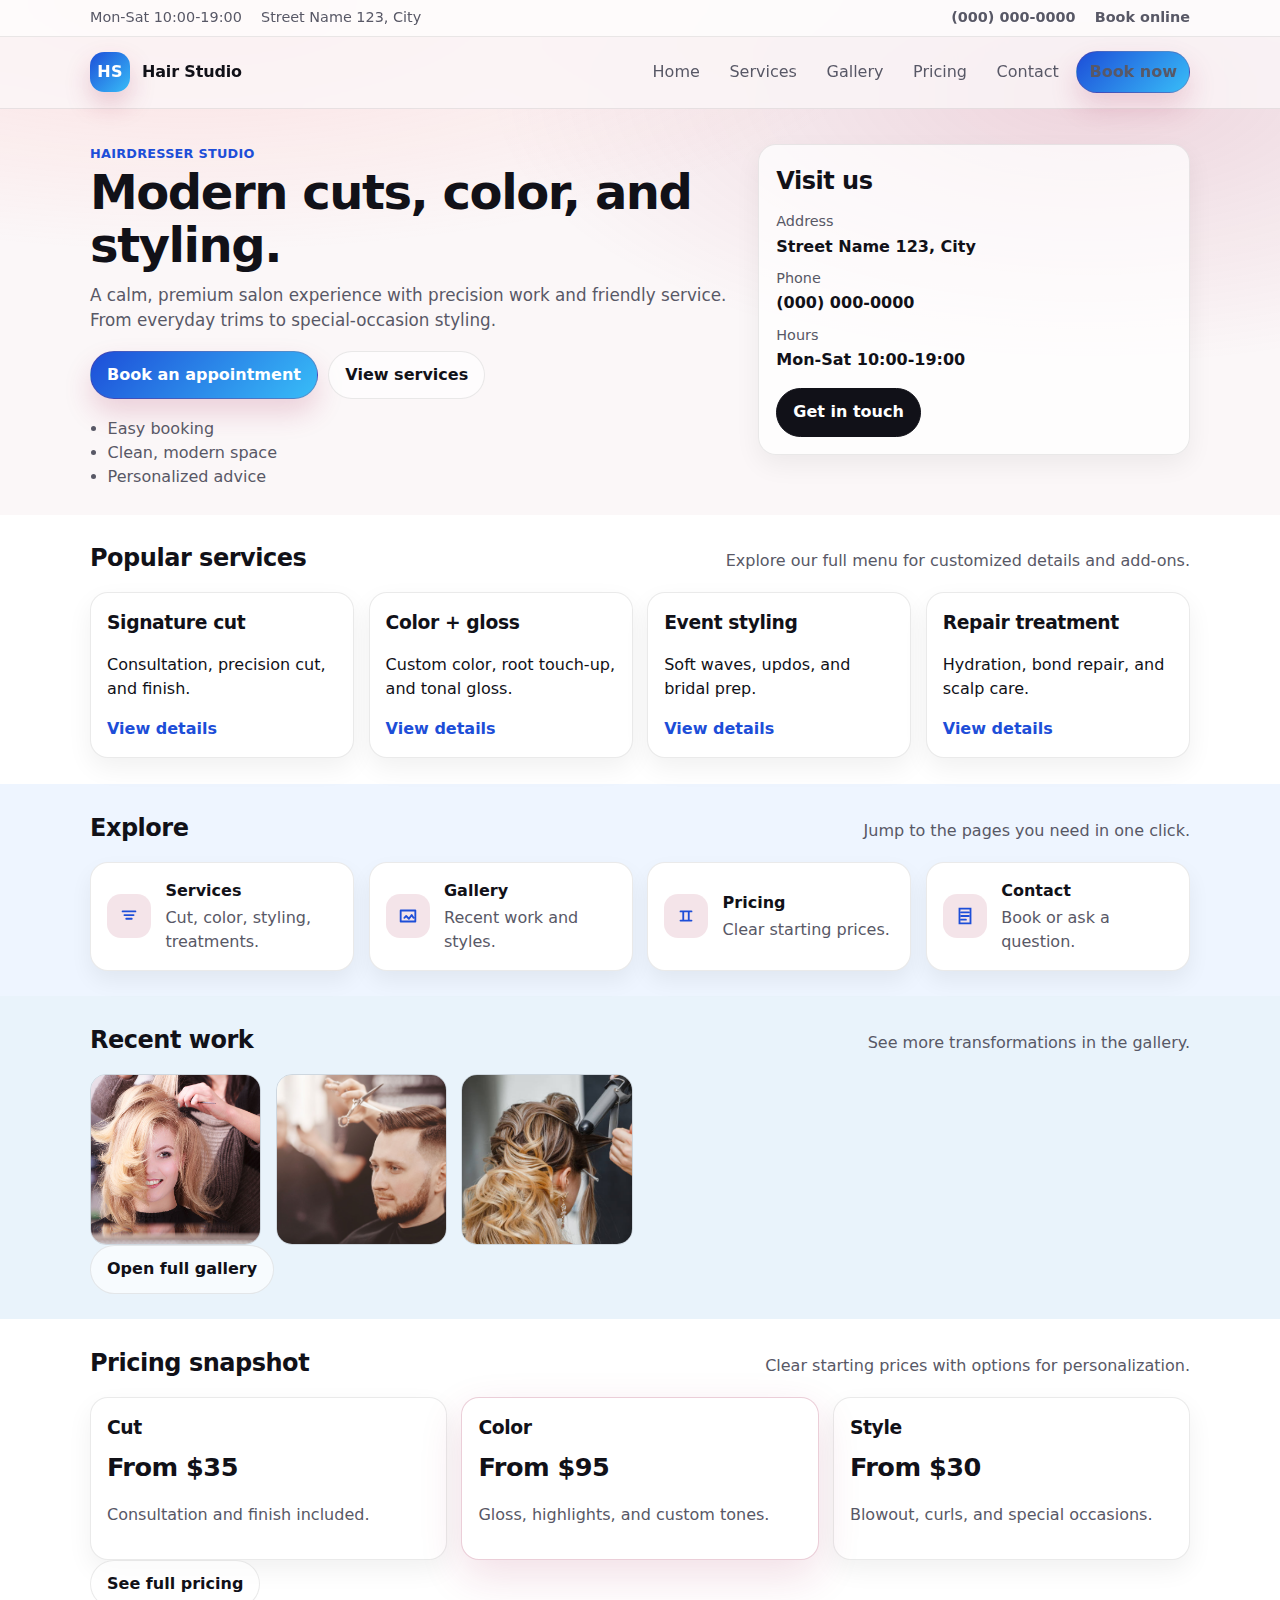
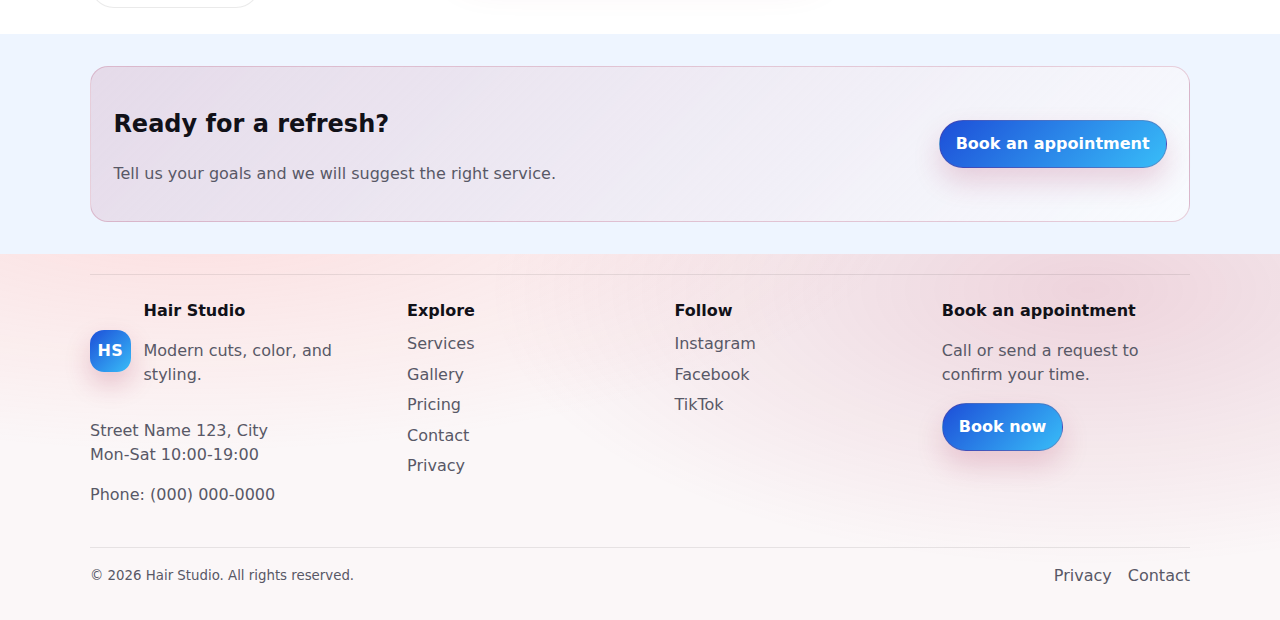
<file: index.html>
<!DOCTYPE html>
<html lang="en">
  <head>
    <meta charset="UTF-8" />
    <meta name="viewport" content="width=device-width, initial-scale=1.0" />
    <title>Hair Studio</title>
    <meta
      name="description"
      content="A modern hairdresser studio offering cuts, color, styling, and treatments."
    />
    <link rel="stylesheet" href="./styles.css" />
  </head>
  <body class="page">
    <a class="skip-link" href="#main">Skip to content</a>

    <header class="site-header">
      <div class="topbar">
        <div class="container topbar-row">
          <div class="topbar-info">
            <span>Mon-Sat 10:00-19:00</span>
            <span>Street Name 123, City</span>
          </div>
          <div class="topbar-actions">
            <a href="tel:+10000000000">(000) 000-0000</a>
            <a href="contact.html">Book online</a>
          </div>
        </div>
      </div>
      <div class="container header-row">
        <a class="logo" href="index.html" aria-label="Hair Studio home">
          <span class="logo-mark" aria-hidden="true">HS</span>
          <span class="logo-text">Hair Studio</span>
        </a>

        <button
          class="nav-toggle"
          type="button"
          aria-expanded="false"
          aria-controls="site-nav"
        >
          Menu
        </button>

        <nav id="site-nav" class="site-nav" aria-label="Primary">
          <a href="index.html">Home</a>
          <a href="services.html">Services</a>
          <a href="gallery.html">Gallery</a>
          <a href="pricing.html">Pricing</a>
          <a href="contact.html">Contact</a>
          <a class="btn btn-primary" href="contact.html">Book now</a>
        </nav>
      </div>
    </header>

    <main id="main">
      <section class="hero" aria-label="Hero">
        <div class="container hero-grid">
          <div class="hero-copy">
            <p class="eyebrow">Hairdresser studio</p>
            <h1>Modern cuts, color, and styling.</h1>
            <p class="lead">
              A calm, premium salon experience with precision work and friendly service.
              From everyday trims to special-occasion styling.
            </p>
            <div class="actions">
              <a class="btn btn-primary" href="contact.html">Book an appointment</a>
              <a class="btn btn-ghost" href="services.html">View services</a>
            </div>
            <ul class="trust" aria-label="Highlights">
              <li>Easy booking</li>
              <li>Clean, modern space</li>
              <li>Personalized advice</li>
            </ul>
          </div>

          <aside class="hero-card" aria-label="Quick details">
            <div class="card">
              <h2 class="card-title">Visit us</h2>
              <dl class="meta">
                <div>
                  <dt>Address</dt>
                  <dd>Street Name 123, City</dd>
                </div>
                <div>
                  <dt>Phone</dt>
                  <dd>(000) 000-0000</dd>
                </div>
                <div>
                  <dt>Hours</dt>
                  <dd>Mon-Sat 10:00-19:00</dd>
                </div>
              </dl>
              <a class="btn btn-secondary" href="contact.html">Get in touch</a>
            </div>
          </aside>
        </div>
      </section>

      <section class="section is-tint-1" aria-label="Featured services">
        <div class="container">
          <header class="section-head">
            <h2>Popular services</h2>
            <p>Explore our full menu for customized details and add-ons.</p>
          </header>

          <div class="grid cards">
            <article class="card">
              <h3 class="card-title">Signature cut</h3>
              <p>Consultation, precision cut, and finish.</p>
              <a class="text-link" href="services.html">View details</a>
            </article>
            <article class="card">
              <h3 class="card-title">Color + gloss</h3>
              <p>Custom color, root touch-up, and tonal gloss.</p>
              <a class="text-link" href="services.html">View details</a>
            </article>
            <article class="card">
              <h3 class="card-title">Event styling</h3>
              <p>Soft waves, updos, and bridal prep.</p>
              <a class="text-link" href="services.html">View details</a>
            </article>
            <article class="card">
              <h3 class="card-title">Repair treatment</h3>
              <p>Hydration, bond repair, and scalp care.</p>
              <a class="text-link" href="services.html">View details</a>
            </article>
          </div>
        </div>
      </section>

      <section class="section is-tint-2" aria-label="Explore pages">
        <div class="container">
          <header class="section-head">
            <h2>Explore</h2>
            <p>Jump to the pages you need in one click.</p>
          </header>
          <div class="grid icon-links">
            <a class="icon-card" href="services.html">
              <span class="icon-circle" aria-hidden="true">
                <svg viewBox="0 0 24 24" role="presentation">
                  <path
                    d="M5 7h14M7 11h10M9 15h6"
                    fill="none"
                    stroke="currentColor"
                    stroke-width="2"
                    stroke-linecap="round"
                  />
                </svg>
              </span>
              <span>
                <strong>Services</strong>
                <span class="muted">Cut, color, styling, treatments.</span>
              </span>
            </a>
            <a class="icon-card" href="gallery.html">
              <span class="icon-circle" aria-hidden="true">
                <svg viewBox="0 0 24 24" role="presentation">
                  <path
                    d="M4 6h16v12H4zM8 14l2-2 3 3 3-4 2 3"
                    fill="none"
                    stroke="currentColor"
                    stroke-width="2"
                    stroke-linecap="round"
                    stroke-linejoin="round"
                  />
                </svg>
              </span>
              <span>
                <strong>Gallery</strong>
                <span class="muted">Recent work and styles.</span>
              </span>
            </a>
            <a class="icon-card" href="pricing.html">
              <span class="icon-circle" aria-hidden="true">
                <svg viewBox="0 0 24 24" role="presentation">
                  <path
                    d="M6 7h12M9 7v10M15 7v10M6 17h12"
                    fill="none"
                    stroke="currentColor"
                    stroke-width="2"
                    stroke-linecap="round"
                  />
                </svg>
              </span>
              <span>
                <strong>Pricing</strong>
                <span class="muted">Clear starting prices.</span>
              </span>
            </a>
            <a class="icon-card" href="contact.html">
              <span class="icon-circle" aria-hidden="true">
                <svg viewBox="0 0 24 24" role="presentation">
                  <path
                    d="M6 4h12v16H6zM8 8h8M8 12h8M8 16h5"
                    fill="none"
                    stroke="currentColor"
                    stroke-width="2"
                    stroke-linecap="round"
                  />
                </svg>
              </span>
              <span>
                <strong>Contact</strong>
                <span class="muted">Book or ask a question.</span>
              </span>
            </a>
          </div>
        </div>
      </section>

      <section class="section is-tint-3" aria-label="Gallery preview">
        <div class="container">
          <header class="section-head">
            <h2>Recent work</h2>
            <p>See more transformations in the gallery.</p>
          </header>

          <div class="grid gallery">
            <img
              class="gallery-img"
              src="./img/color-cut-style-blonde-woman.jpg"
              alt="Styled blonde hair with soft waves"
              loading="lazy"
            />
            <img
              class="gallery-img"
              src="./img/hair-style-2021-blog.jpg"
              alt="Glossy layered haircut"
              loading="lazy"
            />
            <img
              class="gallery-img"
              src="./img/istockphoto-1147812518-612x612.jpg"
              alt="Fresh salon blowout"
              loading="lazy"
            />
          </div>
          <a class="btn btn-ghost" href="gallery.html">Open full gallery</a>
        </div>
      </section>

      <section class="section is-tint-1" aria-label="Pricing preview">
        <div class="container">
          <header class="section-head">
            <h2>Pricing snapshot</h2>
            <p>Clear starting prices with options for personalization.</p>
          </header>

          <div class="grid pricing">
            <article class="card">
              <h3 class="card-title">Cut</h3>
              <p class="price">From $35</p>
              <p class="muted">Consultation and finish included.</p>
            </article>
            <article class="card featured">
              <h3 class="card-title">Color</h3>
              <p class="price">From $95</p>
              <p class="muted">Gloss, highlights, and custom tones.</p>
            </article>
            <article class="card">
              <h3 class="card-title">Style</h3>
              <p class="price">From $30</p>
              <p class="muted">Blowout, curls, and special occasions.</p>
            </article>
          </div>
          <a class="btn btn-ghost" href="pricing.html">See full pricing</a>
        </div>
      </section>

      <section class="section cta is-tint-2" aria-label="Booking call to action">
        <div class="container cta-row">
          <div>
            <h2>Ready for a refresh?</h2>
            <p class="muted">Tell us your goals and we will suggest the right service.</p>
          </div>
          <a class="btn btn-primary" href="contact.html">Book an appointment</a>
        </div>
      </section>
    </main>

    <footer class="site-footer">
      <div class="container footer-grid">
        <div>
          <div class="footer-brand">
            <span class="logo-mark" aria-hidden="true">HS</span>
            <div>
              <strong>Hair Studio</strong>
              <p class="muted">Modern cuts, color, and styling.</p>
            </div>
          </div>
          <p class="muted">
            Street Name 123, City<br />
            Mon-Sat 10:00-19:00
          </p>
          <p class="muted">Phone: (000) 000-0000</p>
        </div>
        <div>
          <h3 class="footer-title">Explore</h3>
          <nav class="footer-links" aria-label="Footer">
            <a href="services.html">Services</a>
            <a href="gallery.html">Gallery</a>
            <a href="pricing.html">Pricing</a>
            <a href="contact.html">Contact</a>
            <a href="privacy.html">Privacy</a>
          </nav>
        </div>
        <div>
          <h3 class="footer-title">Follow</h3>
          <div class="footer-links">
            <a href="https://instagram.com" rel="noopener">Instagram</a>
            <a href="https://facebook.com" rel="noopener">Facebook</a>
            <a href="https://tiktok.com" rel="noopener">TikTok</a>
          </div>
        </div>
        <div>
          <h3 class="footer-title">Book an appointment</h3>
          <p class="muted">Call or send a request to confirm your time.</p>
          <a class="btn btn-primary" href="contact.html">Book now</a>
        </div>
      </div>
      <div class="container footer-bottom">
        <small class="muted"
          >&copy; <span id="year">2026</span> Hair Studio. All rights reserved.</small
        >
        <div class="footer-legal">
          <a href="privacy.html">Privacy</a>
          <a href="contact.html">Contact</a>
        </div>
      </div>
    </footer>

    <script src="main.js"></script>
  </body>
</html>
</file>
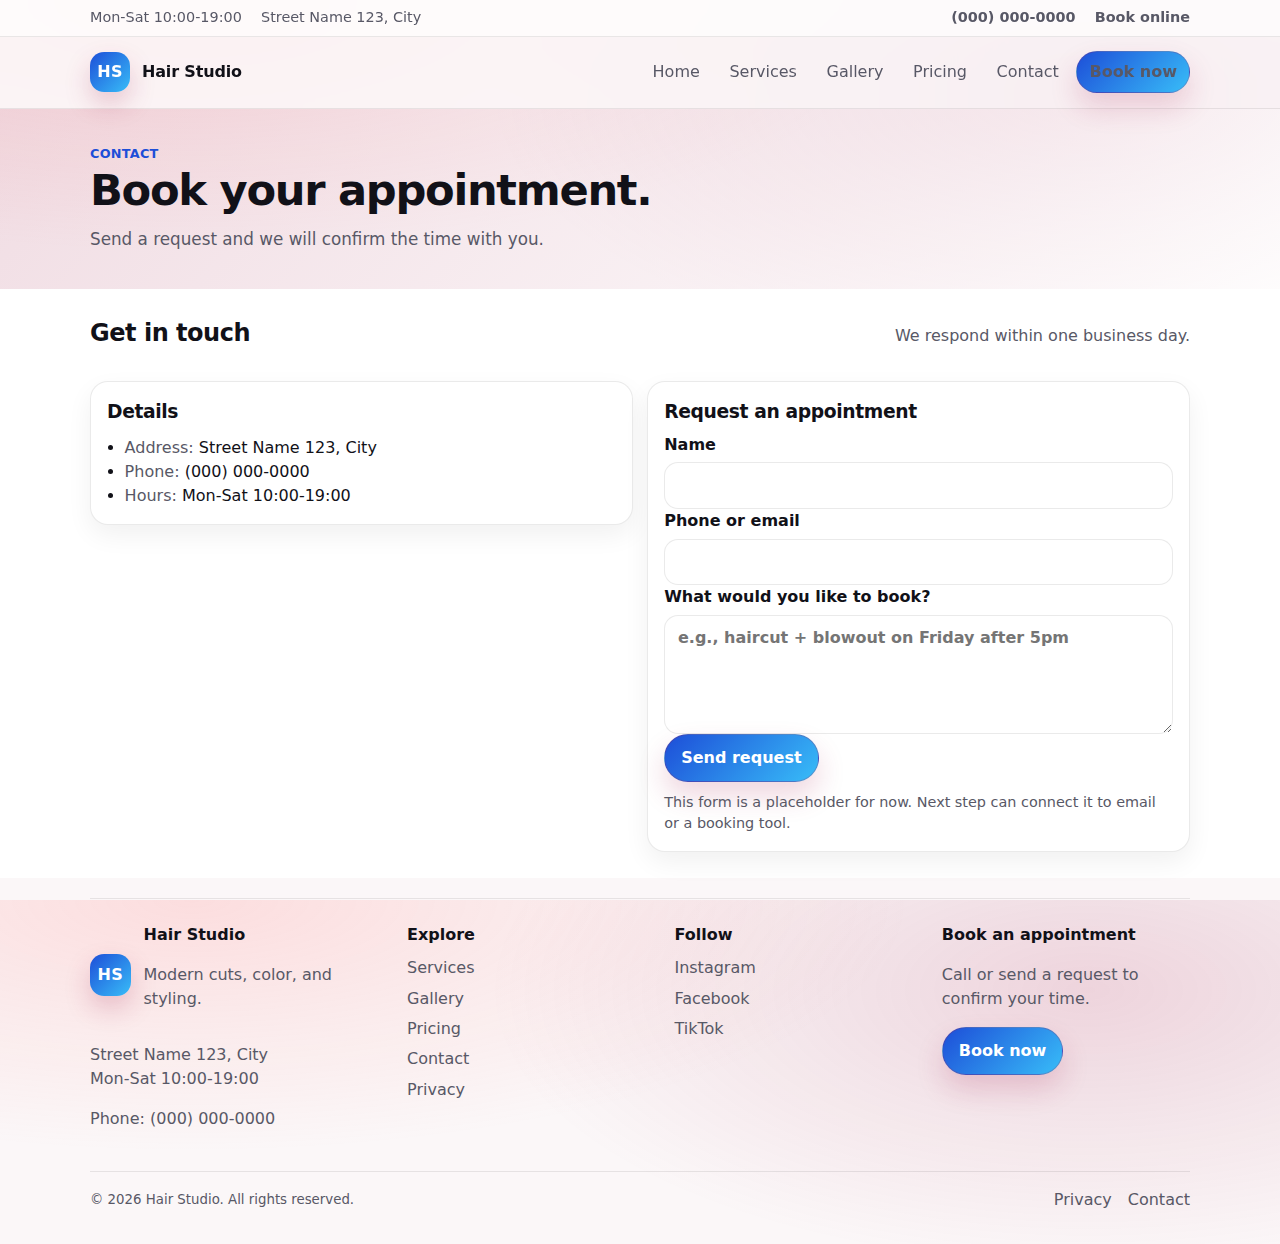
<file: contact.html>
<!DOCTYPE html>
<html lang="en">
  <head>
    <meta charset="UTF-8" />
    <meta name="viewport" content="width=device-width, initial-scale=1.0" />
    <title>Contact | Hair Studio</title>
    <meta
      name="description"
      content="Contact Hair Studio to book a haircut, color, or styling appointment."
    />
    <link rel="stylesheet" href="./styles.css" />
  </head>
  <body class="page">
    <a class="skip-link" href="#main">Skip to content</a>

    <header class="site-header">
      <div class="topbar">
        <div class="container topbar-row">
          <div class="topbar-info">
            <span>Mon-Sat 10:00-19:00</span>
            <span>Street Name 123, City</span>
          </div>
          <div class="topbar-actions">
            <a href="tel:+10000000000">(000) 000-0000</a>
            <a href="contact.html">Book online</a>
          </div>
        </div>
      </div>
      <div class="container header-row">
        <a class="logo" href="index.html" aria-label="Hair Studio home">
          <span class="logo-mark" aria-hidden="true">HS</span>
          <span class="logo-text">Hair Studio</span>
        </a>

        <button
          class="nav-toggle"
          type="button"
          aria-expanded="false"
          aria-controls="site-nav"
        >
          Menu
        </button>

        <nav id="site-nav" class="site-nav" aria-label="Primary">
          <a href="index.html">Home</a>
          <a href="services.html">Services</a>
          <a href="gallery.html">Gallery</a>
          <a href="pricing.html">Pricing</a>
          <a href="contact.html">Contact</a>
          <a class="btn btn-primary" href="contact.html">Book now</a>
        </nav>
      </div>
    </header>

    <main id="main">
      <section class="page-hero" aria-label="Contact overview">
        <div class="container">
          <p class="eyebrow">Contact</p>
          <h1>Book your appointment.</h1>
          <p class="lead">
            Send a request and we will confirm the time with you.
          </p>
        </div>
      </section>

      <section class="section is-tint-1">
        <div class="container contact-grid">
          <header class="section-head">
            <h2>Get in touch</h2>
            <p>We respond within one business day.</p>
          </header>

          <div class="contact-card card">
            <h3 class="card-title">Details</h3>
            <ul class="contact-list">
              <li><span class="muted">Address:</span> Street Name 123, City</li>
              <li><span class="muted">Phone:</span> (000) 000-0000</li>
              <li><span class="muted">Hours:</span> Mon-Sat 10:00-19:00</li>
            </ul>
          </div>

          <form class="card form" aria-label="Appointment request form">
            <h3 class="card-title">Request an appointment</h3>
            <label>
              Name
              <input name="name" autocomplete="name" required />
            </label>
            <label>
              Phone or email
              <input name="contact" autocomplete="email" required />
            </label>
            <label>
              What would you like to book?
              <textarea
                name="message"
                rows="4"
                placeholder="e.g., haircut + blowout on Friday after 5pm"
              ></textarea>
            </label>
            <button class="btn btn-primary" type="submit">Send request</button>
            <p class="muted fineprint">
              This form is a placeholder for now. Next step can connect it to email or a
              booking tool.
            </p>
          </form>
        </div>
      </section>
    </main>

    <footer class="site-footer">
      <div class="container footer-grid">
        <div>
          <div class="footer-brand">
            <span class="logo-mark" aria-hidden="true">HS</span>
            <div>
              <strong>Hair Studio</strong>
              <p class="muted">Modern cuts, color, and styling.</p>
            </div>
          </div>
          <p class="muted">
            Street Name 123, City<br />
            Mon-Sat 10:00-19:00
          </p>
          <p class="muted">Phone: (000) 000-0000</p>
        </div>
        <div>
          <h3 class="footer-title">Explore</h3>
          <nav class="footer-links" aria-label="Footer">
            <a href="services.html">Services</a>
            <a href="gallery.html">Gallery</a>
            <a href="pricing.html">Pricing</a>
            <a href="contact.html">Contact</a>
            <a href="privacy.html">Privacy</a>
          </nav>
        </div>
        <div>
          <h3 class="footer-title">Follow</h3>
          <div class="footer-links">
            <a href="https://instagram.com" rel="noopener">Instagram</a>
            <a href="https://facebook.com" rel="noopener">Facebook</a>
            <a href="https://tiktok.com" rel="noopener">TikTok</a>
          </div>
        </div>
        <div>
          <h3 class="footer-title">Book an appointment</h3>
          <p class="muted">Call or send a request to confirm your time.</p>
          <a class="btn btn-primary" href="contact.html">Book now</a>
        </div>
      </div>
      <div class="container footer-bottom">
        <small class="muted"
          >&copy; <span id="year">2026</span> Hair Studio. All rights reserved.</small
        >
        <div class="footer-legal">
          <a href="privacy.html">Privacy</a>
          <a href="contact.html">Contact</a>
        </div>
      </div>
    </footer>

    <script src="main.js"></script>
  </body>
</html>
</file>
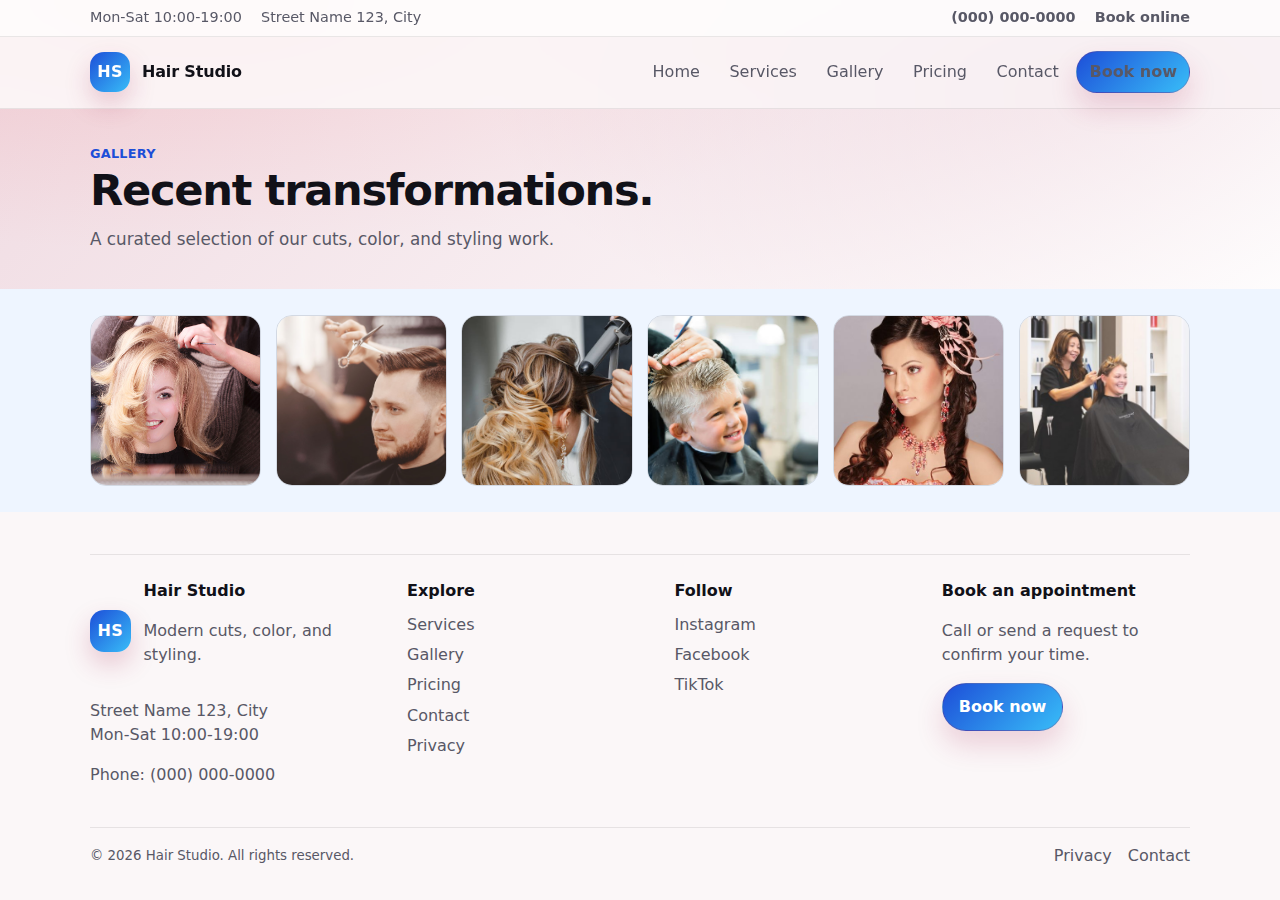
<file: gallery.html>
<!DOCTYPE html>
<html lang="en">
  <head>
    <meta charset="UTF-8" />
    <meta name="viewport" content="width=device-width, initial-scale=1.0" />
    <title>Gallery | Hair Studio</title>
    <meta name="description" content="Photo gallery of Hair Studio work." />
    <link rel="stylesheet" href="./styles.css" />
  </head>
  <body class="page">
    <a class="skip-link" href="#main">Skip to content</a>

    <header class="site-header">
      <div class="topbar">
        <div class="container topbar-row">
          <div class="topbar-info">
            <span>Mon-Sat 10:00-19:00</span>
            <span>Street Name 123, City</span>
          </div>
          <div class="topbar-actions">
            <a href="tel:+10000000000">(000) 000-0000</a>
            <a href="contact.html">Book online</a>
          </div>
        </div>
      </div>
      <div class="container header-row">
        <a class="logo" href="index.html" aria-label="Hair Studio home">
          <span class="logo-mark" aria-hidden="true">HS</span>
          <span class="logo-text">Hair Studio</span>
        </a>

        <button
          class="nav-toggle"
          type="button"
          aria-expanded="false"
          aria-controls="site-nav"
        >
          Menu
        </button>

        <nav id="site-nav" class="site-nav" aria-label="Primary">
          <a href="index.html">Home</a>
          <a href="services.html">Services</a>
          <a href="gallery.html">Gallery</a>
          <a href="pricing.html">Pricing</a>
          <a href="contact.html">Contact</a>
          <a class="btn btn-primary" href="contact.html">Book now</a>
        </nav>
      </div>
    </header>

    <main id="main">
      <section class="page-hero" aria-label="Gallery overview">
        <div class="container">
          <p class="eyebrow">Gallery</p>
          <h1>Recent transformations.</h1>
          <p class="lead">
            A curated selection of our cuts, color, and styling work.
          </p>
        </div>
      </section>

      <section class="section is-tint-2">
        <div class="container">
          <div class="grid gallery" aria-label="Salon work">
            <img
              class="gallery-img"
              src="./img/color-cut-style-blonde-woman.jpg"
              alt="Styled blonde hair with soft waves"
              loading="lazy"
            />
            <img
              class="gallery-img"
              src="./img/hair-style-2021-blog.jpg"
              alt="Glossy layered haircut"
              loading="lazy"
            />
            <img
              class="gallery-img"
              src="./img/istockphoto-1147812518-612x612.jpg"
              alt="Fresh salon blowout"
              loading="lazy"
            />
            <img
              class="gallery-img"
              src="./img/istockphoto-825461082-612x612.jpg"
              alt="Dimensional hair color"
              loading="lazy"
            />
            <img
              class="gallery-img"
              src="./img/ac336aaa17b914a953f0a8d11263fa77.jpg"
              alt="Modern haircut and styling"
              loading="lazy"
            />
            <img
              class="gallery-img"
              src="./img/WebsiteChanges2.jpeg"
              alt="Salon styling session"
              loading="lazy"
            />
          </div>
        </div>
      </section>
    </main>

    <footer class="site-footer">
      <div class="container footer-grid">
        <div>
          <div class="footer-brand">
            <span class="logo-mark" aria-hidden="true">HS</span>
            <div>
              <strong>Hair Studio</strong>
              <p class="muted">Modern cuts, color, and styling.</p>
            </div>
          </div>
          <p class="muted">
            Street Name 123, City<br />
            Mon-Sat 10:00-19:00
          </p>
          <p class="muted">Phone: (000) 000-0000</p>
        </div>
        <div>
          <h3 class="footer-title">Explore</h3>
          <nav class="footer-links" aria-label="Footer">
            <a href="services.html">Services</a>
            <a href="gallery.html">Gallery</a>
            <a href="pricing.html">Pricing</a>
            <a href="contact.html">Contact</a>
            <a href="privacy.html">Privacy</a>
          </nav>
        </div>
        <div>
          <h3 class="footer-title">Follow</h3>
          <div class="footer-links">
            <a href="https://instagram.com" rel="noopener">Instagram</a>
            <a href="https://facebook.com" rel="noopener">Facebook</a>
            <a href="https://tiktok.com" rel="noopener">TikTok</a>
          </div>
        </div>
        <div>
          <h3 class="footer-title">Book an appointment</h3>
          <p class="muted">Call or send a request to confirm your time.</p>
          <a class="btn btn-primary" href="contact.html">Book now</a>
        </div>
      </div>
      <div class="container footer-bottom">
        <small class="muted"
          >&copy; <span id="year">2026</span> Hair Studio. All rights reserved.</small
        >
        <div class="footer-legal">
          <a href="privacy.html">Privacy</a>
          <a href="contact.html">Contact</a>
        </div>
      </div>
    </footer>

    <script src="main.js"></script>
  </body>
</html>
</file>
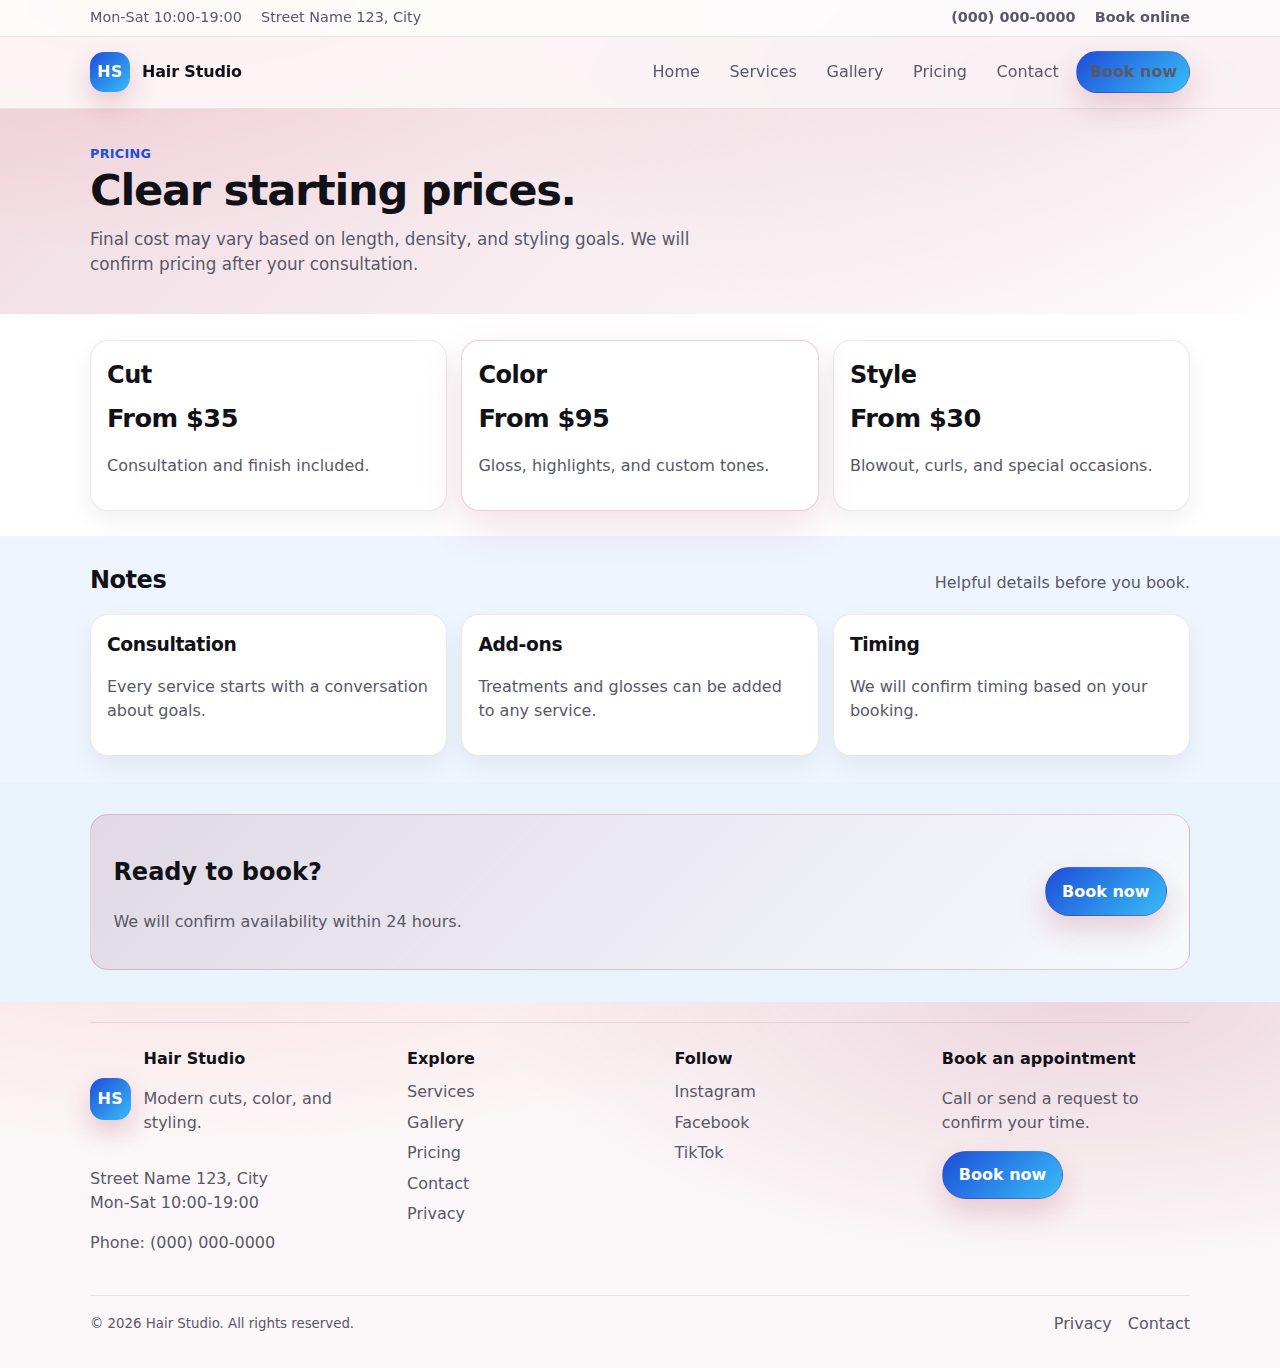
<file: pricing.html>
<!DOCTYPE html>
<html lang="en">
  <head>
    <meta charset="UTF-8" />
    <meta name="viewport" content="width=device-width, initial-scale=1.0" />
    <title>Pricing | Hair Studio</title>
    <meta
      name="description"
      content="Hair Studio pricing for cuts, color, styling, and treatments."
    />
    <link rel="stylesheet" href="./styles.css" />
  </head>
  <body class="page">
    <a class="skip-link" href="#main">Skip to content</a>

    <header class="site-header">
      <div class="topbar">
        <div class="container topbar-row">
          <div class="topbar-info">
            <span>Mon-Sat 10:00-19:00</span>
            <span>Street Name 123, City</span>
          </div>
          <div class="topbar-actions">
            <a href="tel:+10000000000">(000) 000-0000</a>
            <a href="contact.html">Book online</a>
          </div>
        </div>
      </div>
      <div class="container header-row">
        <a class="logo" href="index.html" aria-label="Hair Studio home">
          <span class="logo-mark" aria-hidden="true">HS</span>
          <span class="logo-text">Hair Studio</span>
        </a>

        <button
          class="nav-toggle"
          type="button"
          aria-expanded="false"
          aria-controls="site-nav"
        >
          Menu
        </button>

        <nav id="site-nav" class="site-nav" aria-label="Primary">
          <a href="index.html">Home</a>
          <a href="services.html">Services</a>
          <a href="gallery.html">Gallery</a>
          <a href="pricing.html">Pricing</a>
          <a href="contact.html">Contact</a>
          <a class="btn btn-primary" href="contact.html">Book now</a>
        </nav>
      </div>
    </header>

    <main id="main">
      <section class="page-hero" aria-label="Pricing overview">
        <div class="container">
          <p class="eyebrow">Pricing</p>
          <h1>Clear starting prices.</h1>
          <p class="lead">
            Final cost may vary based on length, density, and styling goals. We will
            confirm pricing after your consultation.
          </p>
        </div>
      </section>

      <section class="section is-tint-1">
        <div class="container">
          <div class="grid pricing">
            <article class="card">
              <h2 class="card-title">Cut</h2>
              <p class="price">From $35</p>
              <p class="muted">Consultation and finish included.</p>
            </article>
            <article class="card featured">
              <h2 class="card-title">Color</h2>
              <p class="price">From $95</p>
              <p class="muted">Gloss, highlights, and custom tones.</p>
            </article>
            <article class="card">
              <h2 class="card-title">Style</h2>
              <p class="price">From $30</p>
              <p class="muted">Blowout, curls, and special occasions.</p>
            </article>
          </div>
        </div>
      </section>

      <section class="section is-tint-2">
        <div class="container">
          <header class="section-head">
            <h2>Notes</h2>
            <p>Helpful details before you book.</p>
          </header>
          <div class="grid pricing">
            <article class="card">
              <h3 class="card-title">Consultation</h3>
              <p class="muted">Every service starts with a conversation about goals.</p>
            </article>
            <article class="card">
              <h3 class="card-title">Add-ons</h3>
              <p class="muted">Treatments and glosses can be added to any service.</p>
            </article>
            <article class="card">
              <h3 class="card-title">Timing</h3>
              <p class="muted">We will confirm timing based on your booking.</p>
            </article>
          </div>
        </div>
      </section>

      <section class="section cta is-tint-3">
        <div class="container cta-row">
          <div>
            <h2>Ready to book?</h2>
            <p class="muted">We will confirm availability within 24 hours.</p>
          </div>
          <a class="btn btn-primary" href="contact.html">Book now</a>
        </div>
      </section>
    </main>

    <footer class="site-footer">
      <div class="container footer-grid">
        <div>
          <div class="footer-brand">
            <span class="logo-mark" aria-hidden="true">HS</span>
            <div>
              <strong>Hair Studio</strong>
              <p class="muted">Modern cuts, color, and styling.</p>
            </div>
          </div>
          <p class="muted">
            Street Name 123, City<br />
            Mon-Sat 10:00-19:00
          </p>
          <p class="muted">Phone: (000) 000-0000</p>
        </div>
        <div>
          <h3 class="footer-title">Explore</h3>
          <nav class="footer-links" aria-label="Footer">
            <a href="services.html">Services</a>
            <a href="gallery.html">Gallery</a>
            <a href="pricing.html">Pricing</a>
            <a href="contact.html">Contact</a>
            <a href="privacy.html">Privacy</a>
          </nav>
        </div>
        <div>
          <h3 class="footer-title">Follow</h3>
          <div class="footer-links">
            <a href="https://instagram.com" rel="noopener">Instagram</a>
            <a href="https://facebook.com" rel="noopener">Facebook</a>
            <a href="https://tiktok.com" rel="noopener">TikTok</a>
          </div>
        </div>
        <div>
          <h3 class="footer-title">Book an appointment</h3>
          <p class="muted">Call or send a request to confirm your time.</p>
          <a class="btn btn-primary" href="contact.html">Book now</a>
        </div>
      </div>
      <div class="container footer-bottom">
        <small class="muted"
          >&copy; <span id="year">2026</span> Hair Studio. All rights reserved.</small
        >
        <div class="footer-legal">
          <a href="privacy.html">Privacy</a>
          <a href="contact.html">Contact</a>
        </div>
      </div>
    </footer>

    <script src="main.js"></script>
  </body>
</html>
</file>
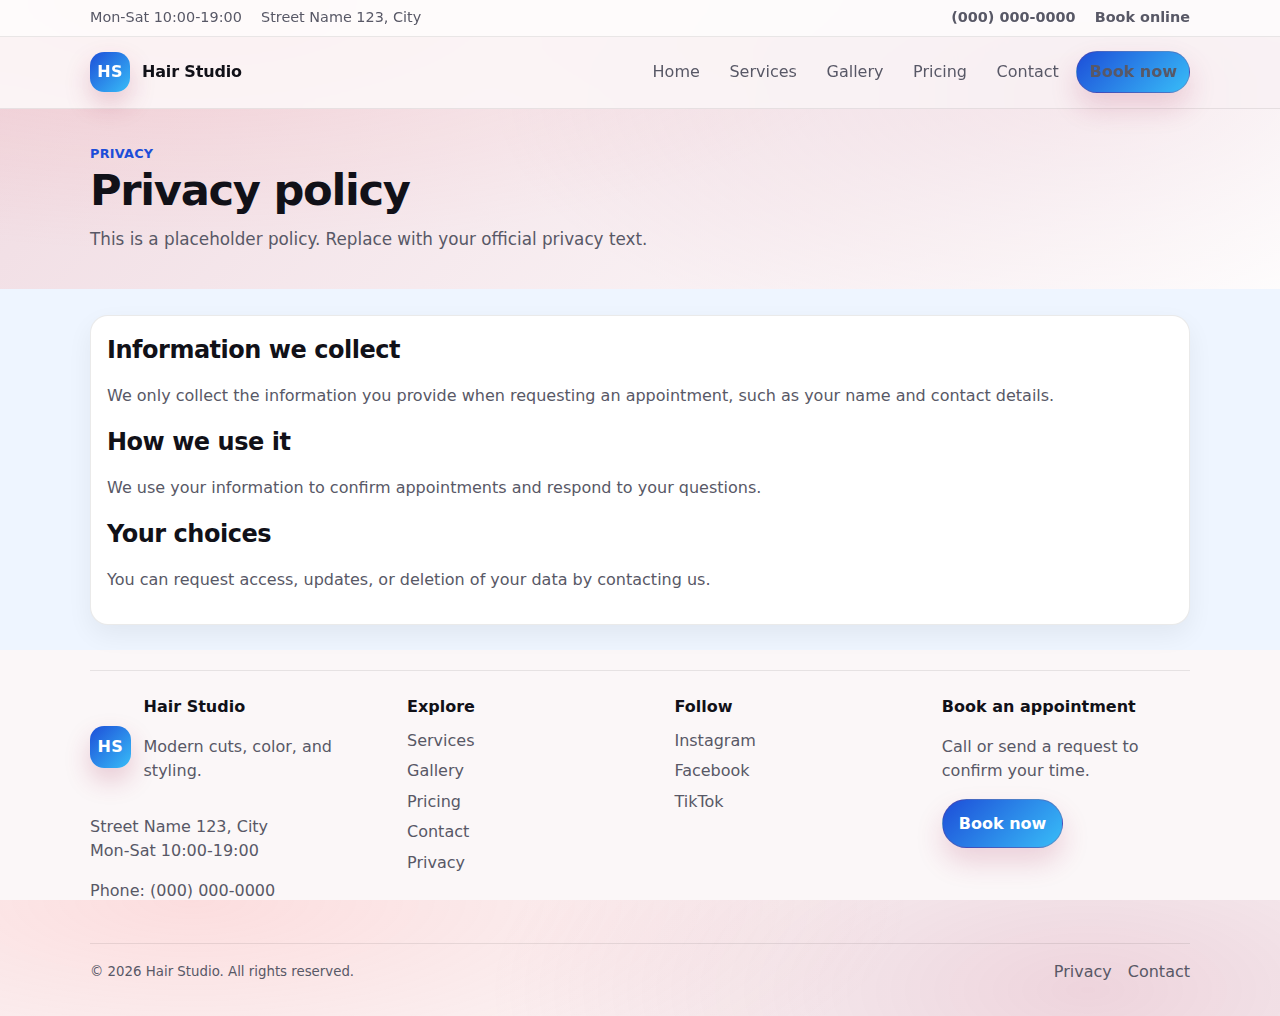
<file: privacy.html>
<!DOCTYPE html>
<html lang="en">
  <head>
    <meta charset="UTF-8" />
    <meta name="viewport" content="width=device-width, initial-scale=1.0" />
    <title>Privacy | Hair Studio</title>
    <meta name="description" content="Hair Studio privacy policy." />
    <link rel="stylesheet" href="./styles.css" />
  </head>
  <body class="page">
    <a class="skip-link" href="#main">Skip to content</a>

    <header class="site-header">
      <div class="topbar">
        <div class="container topbar-row">
          <div class="topbar-info">
            <span>Mon-Sat 10:00-19:00</span>
            <span>Street Name 123, City</span>
          </div>
          <div class="topbar-actions">
            <a href="tel:+10000000000">(000) 000-0000</a>
            <a href="contact.html">Book online</a>
          </div>
        </div>
      </div>
      <div class="container header-row">
        <a class="logo" href="index.html" aria-label="Hair Studio home">
          <span class="logo-mark" aria-hidden="true">HS</span>
          <span class="logo-text">Hair Studio</span>
        </a>

        <button
          class="nav-toggle"
          type="button"
          aria-expanded="false"
          aria-controls="site-nav"
        >
          Menu
        </button>

        <nav id="site-nav" class="site-nav" aria-label="Primary">
          <a href="index.html">Home</a>
          <a href="services.html">Services</a>
          <a href="gallery.html">Gallery</a>
          <a href="pricing.html">Pricing</a>
          <a href="contact.html">Contact</a>
          <a class="btn btn-primary" href="contact.html">Book now</a>
        </nav>
      </div>
    </header>

    <main id="main">
      <section class="page-hero" aria-label="Privacy policy">
        <div class="container">
          <p class="eyebrow">Privacy</p>
          <h1>Privacy policy</h1>
          <p class="lead">
            This is a placeholder policy. Replace with your official privacy text.
          </p>
        </div>
      </section>

      <section class="section is-tint-2">
        <div class="container">
          <div class="card">
            <h2 class="card-title">Information we collect</h2>
            <p class="muted">
              We only collect the information you provide when requesting an
              appointment, such as your name and contact details.
            </p>
            <h2 class="card-title">How we use it</h2>
            <p class="muted">
              We use your information to confirm appointments and respond to your
              questions.
            </p>
            <h2 class="card-title">Your choices</h2>
            <p class="muted">
              You can request access, updates, or deletion of your data by contacting
              us.
            </p>
          </div>
        </div>
      </section>
    </main>

    <footer class="site-footer">
      <div class="container footer-grid">
        <div>
          <div class="footer-brand">
            <span class="logo-mark" aria-hidden="true">HS</span>
            <div>
              <strong>Hair Studio</strong>
              <p class="muted">Modern cuts, color, and styling.</p>
            </div>
          </div>
          <p class="muted">
            Street Name 123, City<br />
            Mon-Sat 10:00-19:00
          </p>
          <p class="muted">Phone: (000) 000-0000</p>
        </div>
        <div>
          <h3 class="footer-title">Explore</h3>
          <nav class="footer-links" aria-label="Footer">
            <a href="services.html">Services</a>
            <a href="gallery.html">Gallery</a>
            <a href="pricing.html">Pricing</a>
            <a href="contact.html">Contact</a>
            <a href="privacy.html">Privacy</a>
          </nav>
        </div>
        <div>
          <h3 class="footer-title">Follow</h3>
          <div class="footer-links">
            <a href="https://instagram.com" rel="noopener">Instagram</a>
            <a href="https://facebook.com" rel="noopener">Facebook</a>
            <a href="https://tiktok.com" rel="noopener">TikTok</a>
          </div>
        </div>
        <div>
          <h3 class="footer-title">Book an appointment</h3>
          <p class="muted">Call or send a request to confirm your time.</p>
          <a class="btn btn-primary" href="contact.html">Book now</a>
        </div>
      </div>
      <div class="container footer-bottom">
        <small class="muted"
          >&copy; <span id="year">2026</span> Hair Studio. All rights reserved.</small
        >
        <div class="footer-legal">
          <a href="privacy.html">Privacy</a>
          <a href="contact.html">Contact</a>
        </div>
      </div>
    </footer>

    <script src="main.js"></script>
  </body>
</html>
</file>
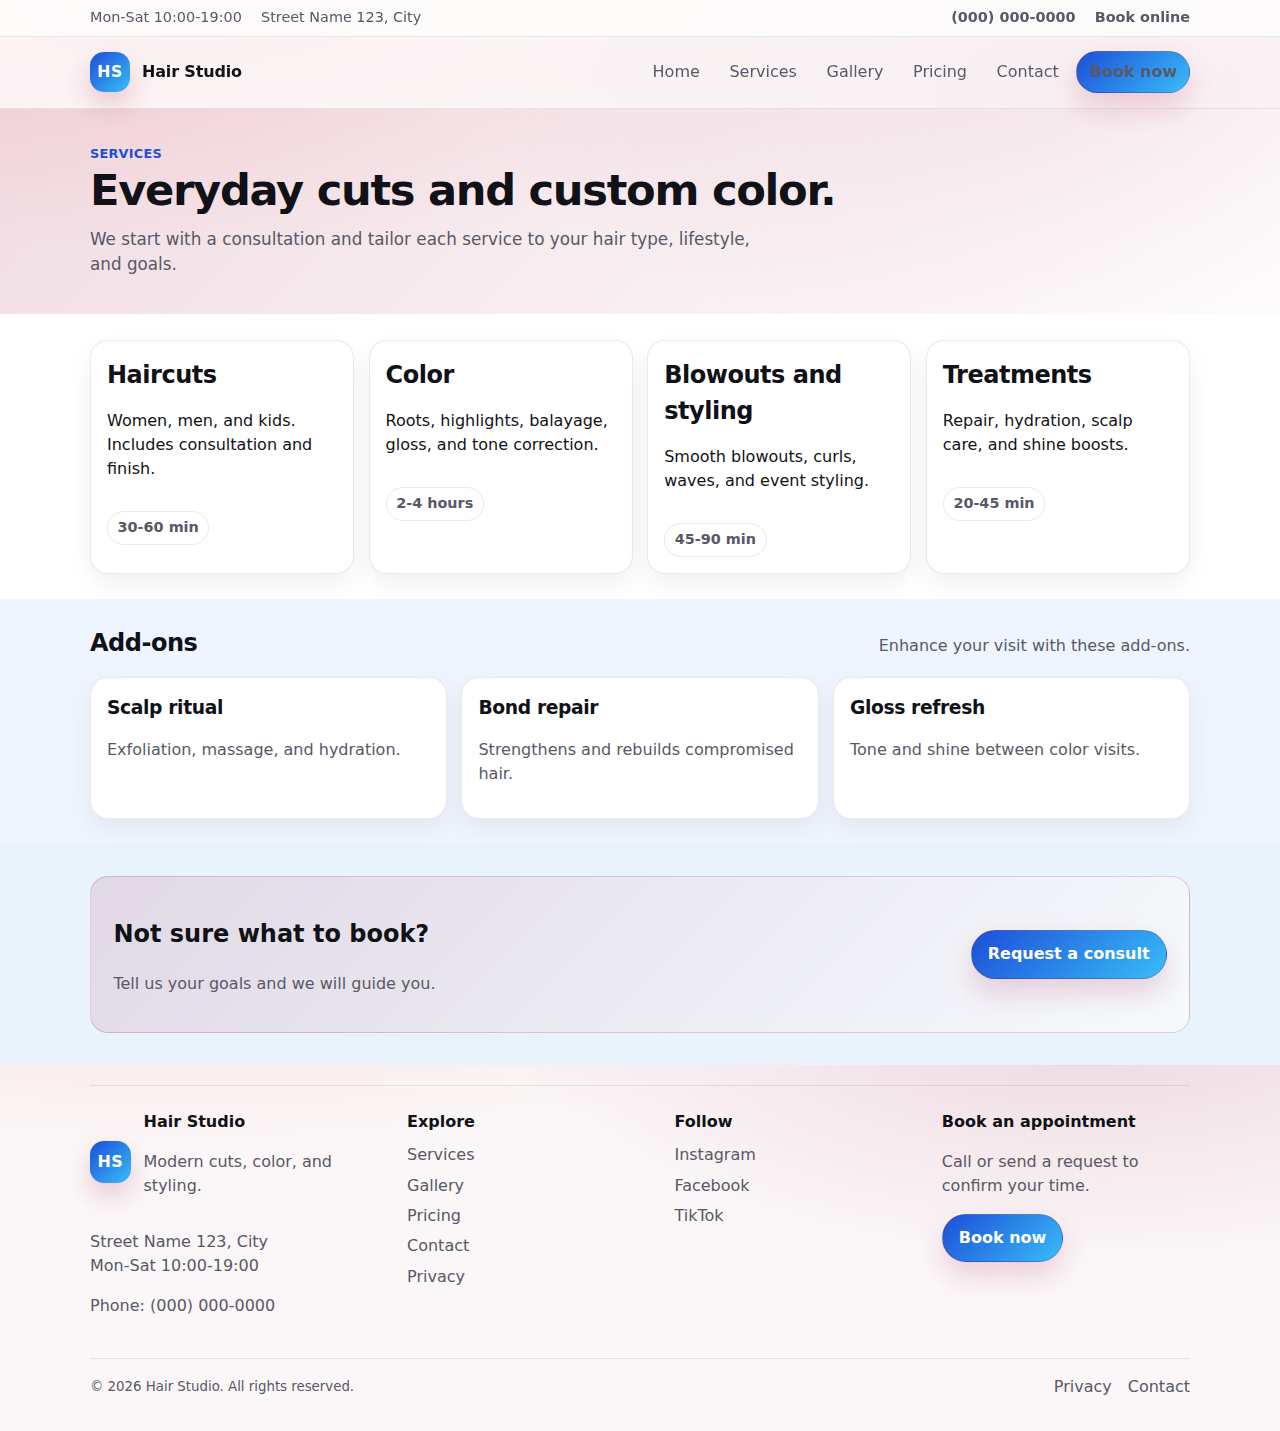
<file: services.html>
<!DOCTYPE html>
<html lang="en">
  <head>
    <meta charset="UTF-8" />
    <meta name="viewport" content="width=device-width, initial-scale=1.0" />
    <title>Services | Hair Studio</title>
    <meta
      name="description"
      content="Hair Studio services including cuts, color, styling, and treatments."
    />
    <link rel="stylesheet" href="./styles.css" />
  </head>
  <body class="page">
    <a class="skip-link" href="#main">Skip to content</a>

    <header class="site-header">
      <div class="topbar">
        <div class="container topbar-row">
          <div class="topbar-info">
            <span>Mon-Sat 10:00-19:00</span>
            <span>Street Name 123, City</span>
          </div>
          <div class="topbar-actions">
            <a href="tel:+10000000000">(000) 000-0000</a>
            <a href="contact.html">Book online</a>
          </div>
        </div>
      </div>
      <div class="container header-row">
        <a class="logo" href="index.html" aria-label="Hair Studio home">
          <span class="logo-mark" aria-hidden="true">HS</span>
          <span class="logo-text">Hair Studio</span>
        </a>

        <button
          class="nav-toggle"
          type="button"
          aria-expanded="false"
          aria-controls="site-nav"
        >
          Menu
        </button>

        <nav id="site-nav" class="site-nav" aria-label="Primary">
          <a href="index.html">Home</a>
          <a href="services.html">Services</a>
          <a href="gallery.html">Gallery</a>
          <a href="pricing.html">Pricing</a>
          <a href="contact.html">Contact</a>
          <a class="btn btn-primary" href="contact.html">Book now</a>
        </nav>
      </div>
    </header>

    <main id="main">
      <section class="page-hero" aria-label="Services overview">
        <div class="container">
          <p class="eyebrow">Services</p>
          <h1>Everyday cuts and custom color.</h1>
          <p class="lead">
            We start with a consultation and tailor each service to your hair type,
            lifestyle, and goals.
          </p>
        </div>
      </section>

      <section class="section is-tint-1">
        <div class="container">
          <div class="grid cards">
            <article class="card">
              <h2 class="card-title">Haircuts</h2>
              <p>Women, men, and kids. Includes consultation and finish.</p>
              <p class="pill">30-60 min</p>
            </article>
            <article class="card">
              <h2 class="card-title">Color</h2>
              <p>Roots, highlights, balayage, gloss, and tone correction.</p>
              <p class="pill">2-4 hours</p>
            </article>
            <article class="card">
              <h2 class="card-title">Blowouts and styling</h2>
              <p>Smooth blowouts, curls, waves, and event styling.</p>
              <p class="pill">45-90 min</p>
            </article>
            <article class="card">
              <h2 class="card-title">Treatments</h2>
              <p>Repair, hydration, scalp care, and shine boosts.</p>
              <p class="pill">20-45 min</p>
            </article>
          </div>
        </div>
      </section>

      <section class="section is-tint-2">
        <div class="container">
          <header class="section-head">
            <h2>Add-ons</h2>
            <p>Enhance your visit with these add-ons.</p>
          </header>
          <div class="grid pricing">
            <article class="card">
              <h3 class="card-title">Scalp ritual</h3>
              <p class="muted">Exfoliation, massage, and hydration.</p>
            </article>
            <article class="card">
              <h3 class="card-title">Bond repair</h3>
              <p class="muted">Strengthens and rebuilds compromised hair.</p>
            </article>
            <article class="card">
              <h3 class="card-title">Gloss refresh</h3>
              <p class="muted">Tone and shine between color visits.</p>
            </article>
          </div>
        </div>
      </section>

      <section class="section cta is-tint-3">
        <div class="container cta-row">
          <div>
            <h2>Not sure what to book?</h2>
            <p class="muted">Tell us your goals and we will guide you.</p>
          </div>
          <a class="btn btn-primary" href="contact.html">Request a consult</a>
        </div>
      </section>
    </main>

    <footer class="site-footer">
      <div class="container footer-grid">
        <div>
          <div class="footer-brand">
            <span class="logo-mark" aria-hidden="true">HS</span>
            <div>
              <strong>Hair Studio</strong>
              <p class="muted">Modern cuts, color, and styling.</p>
            </div>
          </div>
          <p class="muted">
            Street Name 123, City<br />
            Mon-Sat 10:00-19:00
          </p>
          <p class="muted">Phone: (000) 000-0000</p>
        </div>
        <div>
          <h3 class="footer-title">Explore</h3>
          <nav class="footer-links" aria-label="Footer">
            <a href="services.html">Services</a>
            <a href="gallery.html">Gallery</a>
            <a href="pricing.html">Pricing</a>
            <a href="contact.html">Contact</a>
            <a href="privacy.html">Privacy</a>
          </nav>
        </div>
        <div>
          <h3 class="footer-title">Follow</h3>
          <div class="footer-links">
            <a href="https://instagram.com" rel="noopener">Instagram</a>
            <a href="https://facebook.com" rel="noopener">Facebook</a>
            <a href="https://tiktok.com" rel="noopener">TikTok</a>
          </div>
        </div>
        <div>
          <h3 class="footer-title">Book an appointment</h3>
          <p class="muted">Call or send a request to confirm your time.</p>
          <a class="btn btn-primary" href="contact.html">Book now</a>
        </div>
      </div>
      <div class="container footer-bottom">
        <small class="muted"
          >&copy; <span id="year">2026</span> Hair Studio. All rights reserved.</small
        >
        <div class="footer-legal">
          <a href="privacy.html">Privacy</a>
          <a href="contact.html">Contact</a>
        </div>
      </div>
    </footer>

    <script src="main.js"></script>
  </body>
</html>
</file>
<file: styles.css>
:root {
  color-scheme: light;
  --bg: #fbf7f8;
  --surface: #ffffff;
  --text: #111118;
  --muted: #585866;
  --border: rgba(17, 17, 24, 0.09);
  --brand: #1d4ed8;
  --brand-2: #38bdf8;
  --ring: rgba(29, 78, 216, 0.35);
  --shadow: 0 18px 48px rgba(17, 17, 24, 0.12);
  --radius: 18px;
  --tint-1: #ffffff;
  --tint-2: #eef5ff;
  --tint-3: #e9f3fb;
}

*,
*::before,
*::after {
  box-sizing: border-box;
}

html,
body {
  height: 100%;
}

body {
  margin: 0;
  font-family: ui-sans-serif, system-ui, -apple-system, Segoe UI, Roboto, Arial,
    "Apple Color Emoji", "Segoe UI Emoji";
  line-height: 1.5;
  background: radial-gradient(
      1200px 420px at 15% 0%,
      rgba(255, 107, 107, 0.18),
      transparent 60%
    ),
    radial-gradient(
      1000px 460px at 85% 10%,
      rgba(166, 30, 77, 0.16),
      transparent 60%
    ),
    var(--bg);
  color: var(--text);
}

a {
  color: inherit;
}

.page {
  display: flex;
  flex-direction: column;
  min-height: 100%;
}

.container {
  width: min(1100px, calc(100% - 2rem));
  margin: 0 auto;
}

.skip-link {
  position: absolute;
  left: -9999px;
  top: 0;
}

.skip-link:focus {
  left: 1rem;
  top: 1rem;
  background: var(--surface);
  padding: 0.6rem 0.85rem;
  border: 2px solid var(--text);
  border-radius: 999px;
  z-index: 9999;
}

.site-header {
  position: sticky;
  top: 0;
  z-index: 50;
  border-bottom: 1px solid var(--border);
  background: rgba(251, 247, 248, 0.75);
  backdrop-filter: blur(14px);
}

.topbar {
  border-bottom: 1px solid var(--border);
  background: rgba(255, 255, 255, 0.6);
}

.topbar-row {
  display: flex;
  align-items: center;
  justify-content: space-between;
  gap: 1rem;
  padding: 0.45rem 0;
  font-size: 0.9rem;
  color: var(--muted);
}

.topbar-info,
.topbar-actions {
  display: flex;
  gap: 1.2rem;
  flex-wrap: wrap;
}

.topbar a {
  text-decoration: none;
  color: var(--muted);
  font-weight: 650;
}

.topbar a:hover {
  color: var(--text);
}

.header-row {
  display: flex;
  align-items: center;
  justify-content: space-between;
  gap: 1rem;
  padding: 0.9rem 0;
}

.logo {
  display: inline-flex;
  gap: 0.75rem;
  align-items: center;
  text-decoration: none;
}

.logo-mark {
  width: 40px;
  height: 40px;
  border-radius: 14px;
  display: grid;
  place-items: center;
  font-weight: 800;
  letter-spacing: 0.02em;
  color: #fff;
  background: linear-gradient(135deg, var(--brand), var(--brand-2));
  box-shadow: 0 12px 26px rgba(166, 30, 77, 0.22);
}

.logo-text {
  font-weight: 800;
  letter-spacing: -0.01em;
}

.site-nav {
  display: flex;
  gap: 0.35rem;
  align-items: center;
}

.site-nav a {
  text-decoration: none;
  padding: 0.5rem 0.75rem;
  border-radius: 999px;
  color: var(--muted);
}

.site-nav a:hover {
  background: rgba(166, 30, 77, 0.08);
  color: var(--text);
}

.site-nav a:focus-visible,
.nav-toggle:focus-visible,
.btn:focus-visible,
input:focus-visible,
textarea:focus-visible,
button:focus-visible {
  outline: 3px solid var(--ring);
  outline-offset: 2px;
}

.nav-toggle {
  display: none;
  appearance: none;
  border: 1px solid var(--border);
  background: var(--surface);
  color: var(--text);
  padding: 0.55rem 0.75rem;
  border-radius: 999px;
  font: inherit;
  cursor: pointer;
}

main {
  flex: 1;
}

.hero {
  padding: 2.2rem 0 1.6rem;
}

.page-hero {
  padding: 2.2rem 0 1.2rem;
  background: linear-gradient(135deg, rgba(166, 30, 77, 0.12), rgba(255, 255, 255, 0.8));
}

.page-hero h1 {
  margin: 0.2rem 0 0.7rem;
  font-size: clamp(2rem, 4vw, 2.7rem);
  line-height: 1.15;
  letter-spacing: -0.03em;
}

.hero-grid {
  display: grid;
  grid-template-columns: 1.2fr 0.8fr;
  gap: 1.2rem;
  align-items: start;
}

.hero-copy h1 {
  margin: 0.2rem 0 0.7rem;
  font-size: clamp(2rem, 4vw, 3rem);
  line-height: 1.1;
  letter-spacing: -0.03em;
}

.eyebrow {
  margin: 0;
  color: var(--brand);
  font-weight: 750;
  letter-spacing: 0.02em;
  text-transform: uppercase;
  font-size: 0.8rem;
}

.lead {
  margin: 0 0 1.1rem;
  color: var(--muted);
  max-width: 62ch;
  font-size: 1.05rem;
}

.actions {
  display: flex;
  flex-wrap: wrap;
  gap: 0.65rem;
  margin: 0 0 1.1rem;
}

.trust {
  margin: 0;
  padding-left: 1.1rem;
  color: var(--muted);
}

.btn {
  display: inline-flex;
  align-items: center;
  justify-content: center;
  gap: 0.45rem;
  padding: 0.7rem 1rem;
  border-radius: 999px;
  border: 1px solid var(--border);
  text-decoration: none;
  font-weight: 700;
}

.btn-primary {
  background: linear-gradient(135deg, var(--brand), var(--brand-2));
  color: #fff;
  border-color: rgba(166, 30, 77, 0.24);
  box-shadow: 0 14px 28px rgba(166, 30, 77, 0.18);
}

.btn-secondary {
  background: var(--text);
  color: #fff;
  border-color: var(--text);
}

.btn-ghost {
  background: rgba(255, 255, 255, 0.65);
}

.text-link {
  text-decoration: none;
  font-weight: 650;
  color: var(--brand);
}

.text-link:hover {
  color: var(--text);
}

.section {
  padding: 1.6rem 0;
}

.section.is-tint-1 {
  background: var(--tint-1);
}

.section.is-tint-2 {
  background: var(--tint-2);
}

.section.is-tint-3 {
  background: var(--tint-3);
}

.section.is-tint-1 .card,
.section.is-tint-2 .card,
.section.is-tint-3 .card,
.section.is-tint-1 .icon-card,
.section.is-tint-2 .icon-card,
.section.is-tint-3 .icon-card {
  background: #ffffff;
}

.cta {
  padding: 2rem 0;
}

.cta-row {
  display: flex;
  align-items: center;
  justify-content: space-between;
  gap: 1rem;
  padding: 1.2rem 1.4rem;
  border-radius: var(--radius);
  border: 1px solid rgba(166, 30, 77, 0.2);
  background: linear-gradient(135deg, rgba(166, 30, 77, 0.12), rgba(255, 255, 255, 0.6));
}

.section-head {
  display: flex;
  align-items: baseline;
  justify-content: space-between;
  gap: 1rem;
  margin-bottom: 1rem;
}

.section-head h2 {
  margin: 0;
  letter-spacing: -0.02em;
  font-size: 1.5rem;
}

.section-head p {
  margin: 0;
  color: var(--muted);
  max-width: 60ch;
}

.grid {
  display: grid;
  gap: 0.9rem;
}

.cards {
  grid-template-columns: repeat(4, minmax(0, 1fr));
}

.icon-links {
  grid-template-columns: repeat(4, minmax(0, 1fr));
}

.icon-card {
  display: grid;
  grid-template-columns: auto 1fr;
  gap: 0.9rem;
  align-items: center;
  text-decoration: none;
  padding: 1rem;
  border-radius: var(--radius);
  border: 1px solid var(--border);
  background: rgba(255, 255, 255, 0.78);
  box-shadow: 0 10px 22px rgba(17, 17, 24, 0.06);
}

.icon-card strong {
  display: block;
  margin-bottom: 0.2rem;
}

.icon-card:hover {
  border-color: rgba(166, 30, 77, 0.24);
  transform: translateY(-2px);
  transition: transform 0.2s ease, border-color 0.2s ease;
}

.icon-circle {
  width: 44px;
  height: 44px;
  border-radius: 14px;
  display: grid;
  place-items: center;
  background: rgba(166, 30, 77, 0.12);
  color: var(--brand);
}

.icon-circle svg {
  width: 22px;
  height: 22px;
}

.pricing {
  grid-template-columns: repeat(3, minmax(0, 1fr));
}

.gallery {
  grid-template-columns: repeat(6, minmax(0, 1fr));
}

.card {
  background: rgba(255, 255, 255, 0.72);
  border: 1px solid var(--border);
  border-radius: var(--radius);
  padding: 1rem;
  box-shadow: 0 10px 26px rgba(17, 17, 24, 0.06);
}

.card-title {
  margin: 0 0 0.4rem;
  letter-spacing: -0.02em;
}

.pill {
  display: inline-block;
  margin: 0.9rem 0 0;
  padding: 0.3rem 0.6rem;
  border-radius: 999px;
  border: 1px solid var(--border);
  color: var(--muted);
  font-weight: 650;
  font-size: 0.9rem;
}

.featured {
  position: relative;
  border-color: rgba(166, 30, 77, 0.22);
  box-shadow: 0 16px 44px rgba(166, 30, 77, 0.14);
}

.price {
  margin: 0.4rem 0 0.2rem;
  font-size: 1.6rem;
  font-weight: 850;
  letter-spacing: -0.02em;
}

.muted {
  color: var(--muted);
}

.fineprint {
  margin: 0.6rem 0 0;
  font-size: 0.9rem;
}

.gallery-img {
  width: 100%;
  height: 100%;
  aspect-ratio: 1 / 1;
  object-fit: cover;
  border-radius: 16px;
  border: 1px solid rgba(17, 17, 24, 0.12);
  display: block;
}

.hero-card .card {
  padding: 1.1rem;
}

.meta {
  margin: 0.8rem 0 1rem;
  display: grid;
  gap: 0.6rem;
}

.meta dt {
  color: var(--muted);
  font-size: 0.9rem;
}

.meta dd {
  margin: 0.1rem 0 0;
  font-weight: 650;
}

.contact-grid {
  display: grid;
  gap: 0.9rem;
  grid-template-columns: 1fr 1fr;
  align-items: start;
}

.contact-grid .section-head {
  grid-column: 1 / -1;
}

.contact-list {
  margin: 0.6rem 0 0;
  padding-left: 1.1rem;
  color: var(--text);
}

.form label {
  display: grid;
  gap: 0.35rem;
  font-weight: 650;
}

input,
textarea,
button {
  font: inherit;
}

input,
textarea {
  padding: 0.65rem 0.8rem;
  border-radius: 14px;
  border: 1px solid var(--border);
  background: rgba(255, 255, 255, 0.85);
}

textarea {
  resize: vertical;
}

.site-footer {
  padding: 1.25rem 0 2rem;
}

.footer-grid {
  display: grid;
  grid-template-columns: 1.2fr 1fr 1fr 1fr;
  gap: 1.2rem;
  border-top: 1px solid var(--border);
  padding-top: 1.5rem;
}

.footer-brand {
  display: flex;
  align-items: center;
  gap: 0.8rem;
}

.footer-brand .logo-mark {
  width: 42px;
  height: 42px;
}

.footer-title {
  margin: 0 0 0.6rem;
  font-size: 1rem;
}

.footer-links {
  display: grid;
  gap: 0.4rem;
}

.footer-links a {
  text-decoration: none;
  color: var(--muted);
}

.footer-links a:hover {
  color: var(--text);
}

.footer-bottom {
  display: flex;
  align-items: center;
  justify-content: space-between;
  gap: 1rem;
  border-top: 1px solid var(--border);
  padding-top: 1rem;
  margin-top: 1.5rem;
}

.footer-legal {
  display: flex;
  gap: 1rem;
}

.footer-legal a {
  text-decoration: none;
  color: var(--muted);
}

.footer-legal a:hover {
  color: var(--text);
}

@media (max-width: 960px) {
  .cards {
    grid-template-columns: repeat(2, minmax(0, 1fr));
  }

  .icon-links {
    grid-template-columns: repeat(2, minmax(0, 1fr));
  }

  .gallery {
    grid-template-columns: repeat(3, minmax(0, 1fr));
  }

  .hero-grid {
    grid-template-columns: 1fr;
  }

  .footer-grid {
    grid-template-columns: repeat(2, minmax(0, 1fr));
  }
}

@media (max-width: 760px) {
  .nav-toggle {
    display: inline-flex;
  }

  .site-nav {
    display: none;
    position: absolute;
    left: 1rem;
    right: 1rem;
    top: calc(100% + 0.75rem);
    flex-direction: column;
    align-items: stretch;
    padding: 0.75rem;
    border-radius: 18px;
    background: rgba(255, 255, 255, 0.92);
    border: 1px solid var(--border);
    box-shadow: var(--shadow);
  }

  .site-nav.is-open {
    display: flex;
  }

  .site-nav a {
    padding: 0.75rem 0.9rem;
    color: var(--text);
  }

  .contact-grid {
    grid-template-columns: 1fr;
  }

  .pricing {
    grid-template-columns: 1fr;
  }

  .icon-links {
    grid-template-columns: 1fr;
  }

  .cta-row {
    flex-direction: column;
    align-items: flex-start;
  }

  .topbar-row {
    flex-direction: column;
    align-items: flex-start;
  }

  .footer-grid {
    grid-template-columns: 1fr;
  }

  .footer-bottom {
    flex-direction: column;
    align-items: flex-start;
  }
}

@media (prefers-reduced-motion: reduce) {
  * {
    scroll-behavior: auto !important;
    transition: none !important;
    animation: none !important;
  }
}
</file>
